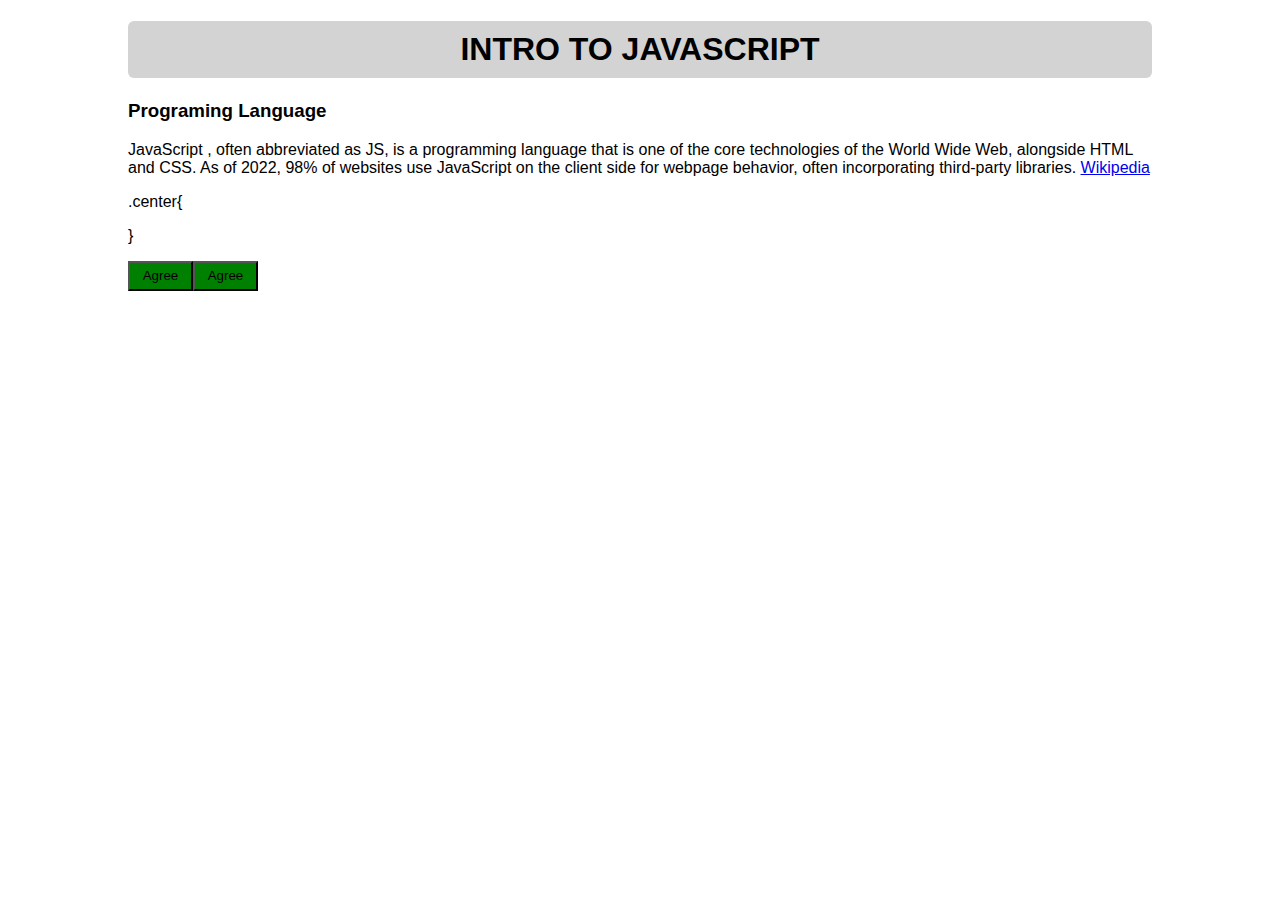
<file: 1_intro/index.html>
<!DOCTYPE html>
<html lang="en">
<head>
    <meta charset="UTF-8">
    <title>First Page</title>
    <link rel="stylesheet" href="./style.css">
</head>
<body>
    <!--page content--> 
    <h1>Intro to JavaScript</h1> 
    <h3>Programing Language</h3> 

    <p> 
        JavaScript , often abbreviated as JS, is a programming language that is one of the core technologies of the World Wide Web, alongside HTML and CSS. As of 2022, 98% of websites use JavaScript on the client side for webpage behavior, often incorporating third-party libraries.
        <a href = "https://uk.wikipedia.org/wiki/JavaScript">Wikipedia</a> 
    </p> 
 
    <script> 
 
        console.log("This is some log message!"); 
        console.warn("This is warning message!") 
        console.error("This is error message!") 
    </script> 
       
    <!--link external js file--> 
    <script src  = "./classes.js"></script>
</body>
</html>
</file>
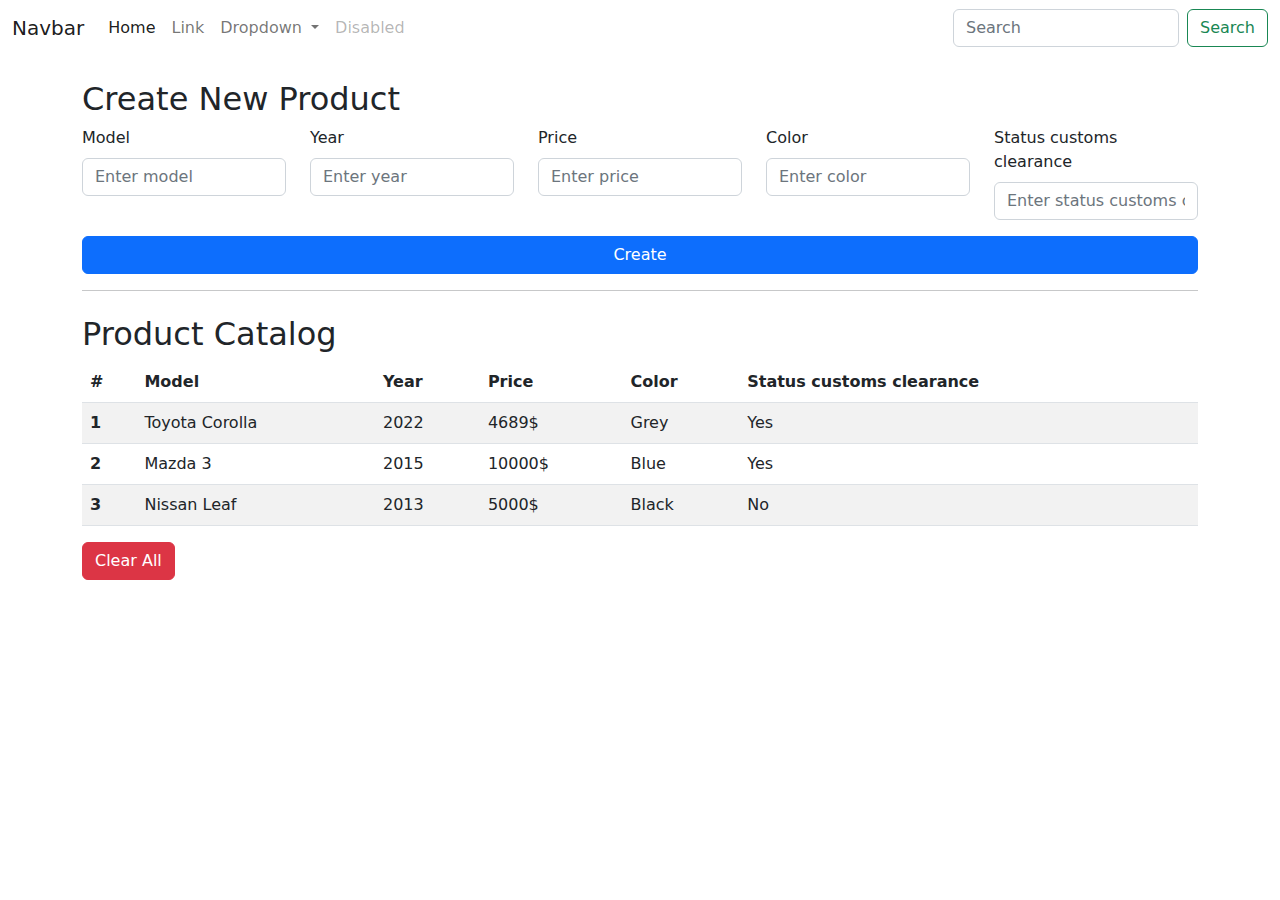
<file: 4_Events/index.html>
<!DOCTYPE html>
<html lang="en">

<head>
    <meta charset="UTF-8">
    <meta http-equiv="X-UA-Compatible" content="IE=edge">
    <meta name="viewport" content="width=device-width, initial-scale=1.0">
    <title>Events</title>
    <link rel="stylesheet" href="./bootstrap/bootstrap.css">
</head>

<body>
    <nav class="navbar navbar-expand-lg bg-body-tertiary mb-4">
        <div class="container-fluid">
            <a class="navbar-brand" href="#">Navbar</a>
            <button class="navbar-toggler" type="button" data-bs-toggle="collapse"
                data-bs-target="#navbarSupportedContent" aria-controls="navbarSupportedContent" aria-expanded="false"
                aria-label="Toggle navigation">
                <span class="navbar-toggler-icon"></span>
            </button>
            <div class="collapse navbar-collapse" id="navbarSupportedContent">
                <ul class="navbar-nav me-auto mb-2 mb-lg-0">
                    <li class="nav-item">
                        <a class="nav-link active" aria-current="page" href="#">Home</a>
                    </li>
                    <li class="nav-item">
                        <a class="nav-link" href="#">Link</a>
                    </li>
                    <li class="nav-item dropdown">
                        <a class="nav-link dropdown-toggle" href="#" role="button" data-bs-toggle="dropdown"
                            aria-expanded="false">
                            Dropdown
                        </a>
                        <ul class="dropdown-menu">
                            <li><a class="dropdown-item" href="#">Action</a></li>
                            <li><a class="dropdown-item" href="#">Another action</a></li>
                            <li>
                                <hr class="dropdown-divider">
                            </li>
                            <li><a class="dropdown-item" href="#">Something else here</a></li>
                        </ul>
                    </li>
                    <li class="nav-item">
                        <a class="nav-link disabled">Disabled</a>
                    </li>
                </ul>
                <form class="d-flex" role="search">
                    <input class="form-control me-2" type="search" placeholder="Search" aria-label="Search">
                    <button class="btn btn-outline-success" type="submit">Search</button>
                </form>
            </div>
        </div>
    </nav>

    <div class="container">
        <h2>Create New Product</h2>
        <form>
            <div class="row">
                <div class="col mb-3">
                    <label for="modelInput" class="form-label">Model</label>
                    <input type="text" class="form-control" id="modelInput" placeholder="Enter model">
                </div>
                <div class="col mb-3">
                    <label for="yearInput" class="form-label">Year</label>
                    <input type="number" class="form-control" id="yearInput" placeholder="Enter year">
                </div>
                <div class="col mb-3">
                    <label for="priceInput" class="form-label">Price</label>
                    <input type="number" class="form-control" id="priceInput" placeholder="Enter price">
                </div>
                <div class="col mb-3">
                    <label for="colorInput" class="form-label">Color</label>
                    <input type="text" class="form-control" id="colorInput" placeholder="Enter color">
                </div>
                <div class="col mb-3">
                    <label for="statusInput" class="form-label">Status customs clearance</label>
                    <input type="text" class="form-control" id="statusInput" placeholder="Enter status customs clearance">
                </div>
            </div>
            <button type="submit" id="add-product-btn" class="btn btn-primary w-100">Create</button>
        </form>
        <hr>

        <h2 class="mt-4">Product Catalog</h2>
        <table class="table table-striped table-hover" id="product-table">
            <thead>
                <tr>
                    <th scope="col">#</th>
                    <th scope="col">Model</th>
                    <th scope="col">Year</th>
                    <th scope="col">Price</th>
                    <th scope="col">Color</th>
                    <th scope="col">Status customs clearance</th>
                </tr>
            </thead>
            <tbody>
                <tr>
                    <th scope="row">1</th>
                    <td>Toyota Corolla</td>
                    <td>2022</td>
                    <td>4689$</td>
                    <td>Grey</td>
                    <td>Yes</td>
                </tr>
                <tr>
                    <th scope="row">2</th>
                    <td>Mazda 3</td>
                    <td>2015</td>
                    <td>10000$</td>
                    <td>Blue</td>
                    <td>Yes</td>
                </tr>
                <tr>
                    <th scope="row">3</th>
                    <td>Nissan Leaf</td>
                    <td>2013</td>
                    <td>5000$</td>
                    <td>Black</td>
                    <td>No</td>
                </tr>
            </tbody>
        </table>
        <button id="clear-all-btn" class="btn btn-danger">Clear All</button>
    </div>

    <script src="./bootstrap/bootstrap.bundle.js"></script>
    <script src="./main.js"></script>
</body>

</html>
</file>
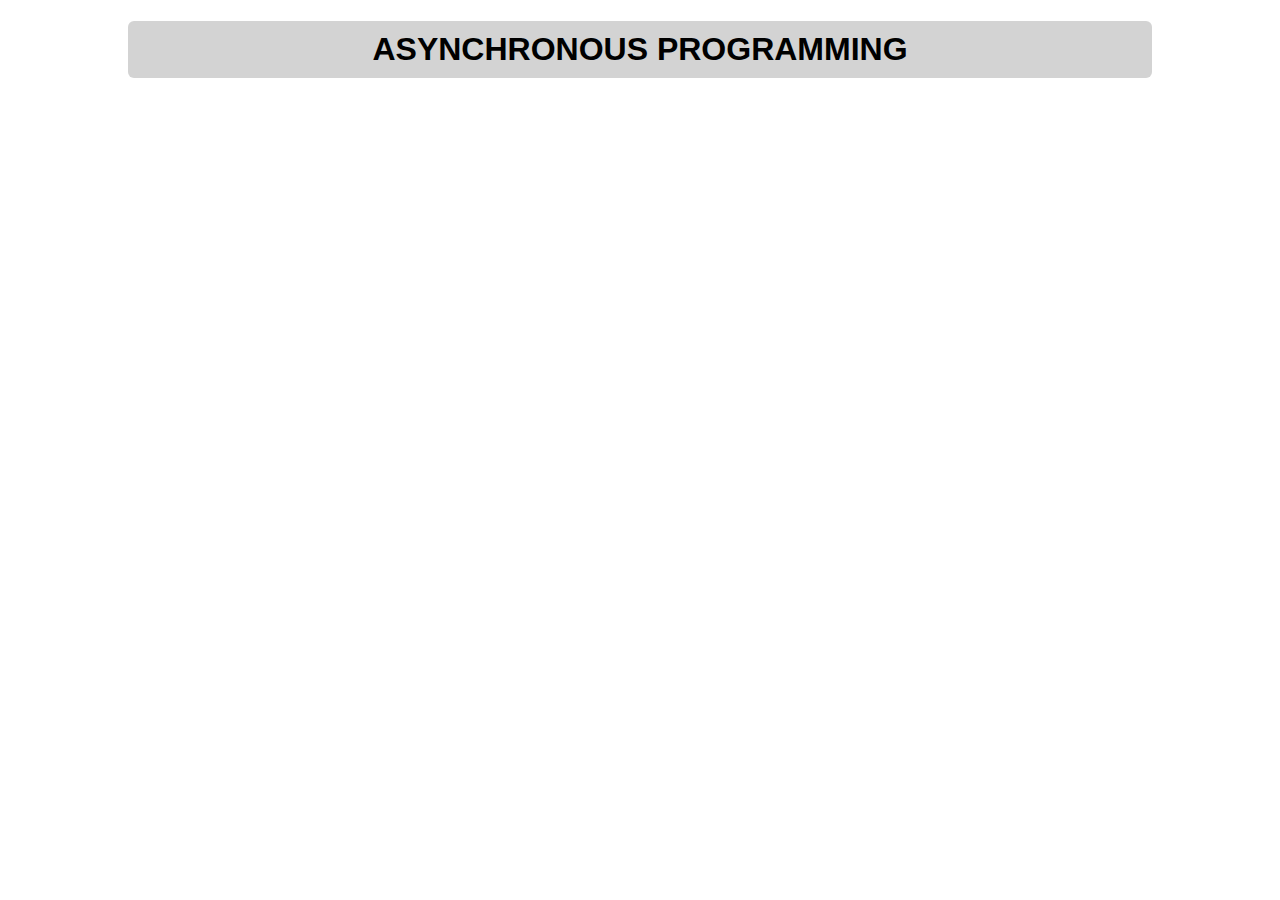
<file: 6_Async/index.html>
<!DOCTYPE html>
<html lang="en">

<head>
    <meta charset="UTF-8">
    <meta http-equiv="X-UA-Compatible" content="IE=edge">
    <meta name="viewport" content="width=device-width, initial-scale=1.0">
    <title>Async</title>
    <style>
        body {
            font-family: Arial, Helvetica, sans-serif;
            width: 80%;
            margin: 10px auto;
        }
        h1 {
            background-color: lightgray;
            padding: 10px;
            text-align: center;
            border-radius: 6px;
            text-transform: uppercase;
        }
    </style>
</head>

<body>
    <h1>Asynchronous Programming</h1>
    
    <script src="./main.js"></script>
</body>

</html>
</file>
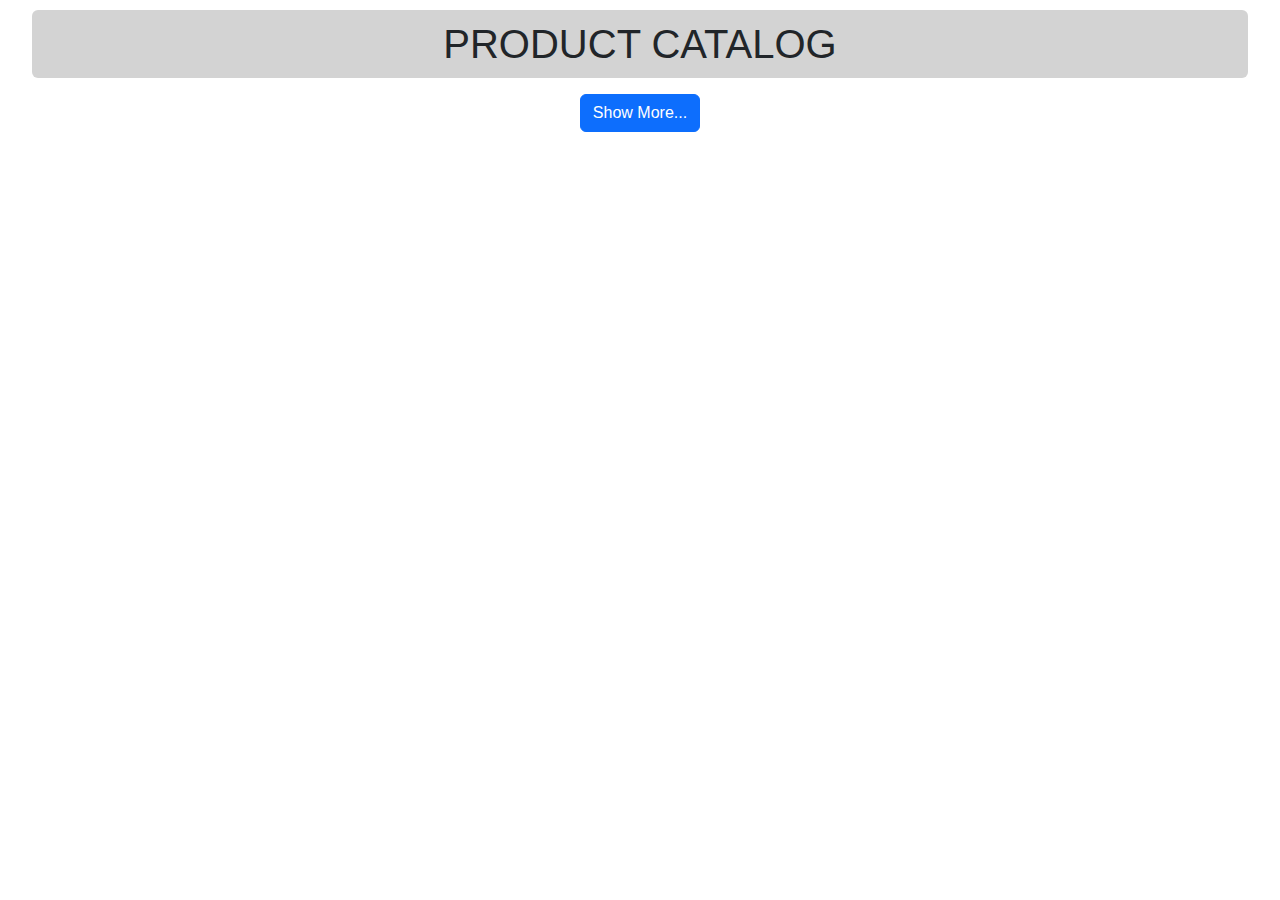
<file: 8_Pagination/index.html>
<!DOCTYPE html>
<html lang="en">

<head>
    <meta charset="UTF-8">
    <meta http-equiv="X-UA-Compatible" content="IE=edge">
    <meta name="viewport" content="width=device-width, initial-scale=1.0">
    <title>Pagination</title>
    <link rel="stylesheet" href="./bootstrap.css">
    <link rel="stylesheet" href="style.css">
</head>

<body>
    <h1>Product Catalog</h1>

    <ul id="product-list">
    </ul>

    <div class="text-center">
        <button id="moreBtn" class="btn btn-primary">Show More...</button>
    </div>

    <script src="./main.js"></script>
</body>

</html>
</file>
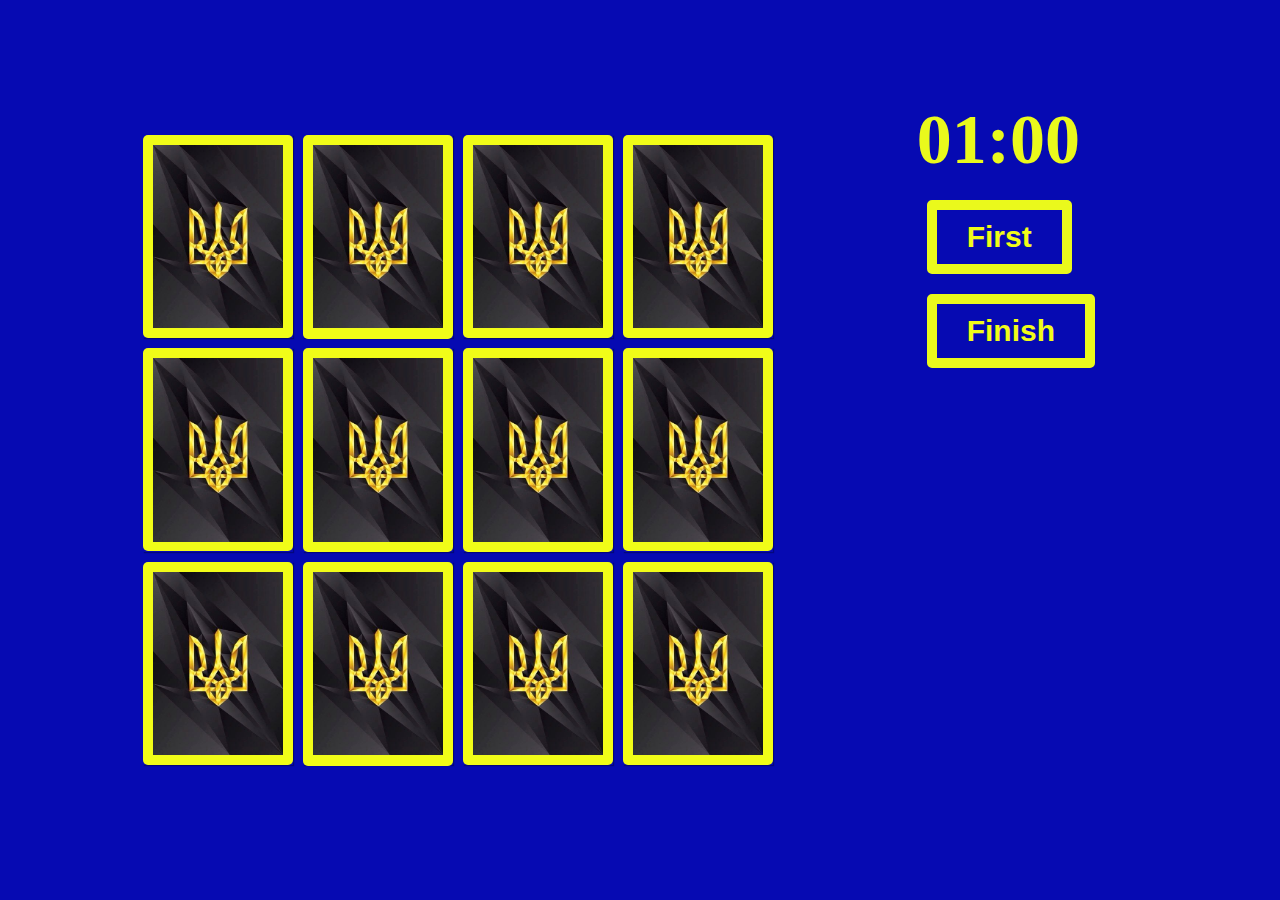
<file: Final project/index.html>
<!DOCTYPE html>
<html lang="en">
<head>
  <meta charset="UTF-8">

  <title>Memory Game</title>

  <link rel="stylesheet" href="style.css">
</head>
<body>
  <section class="memory-game">
    <div class="memory-card" data-framework="2">
      <img class="front-face" src="img/2.jfif" alt="2" />
      <img class="back-face" src="img/1.jpg" alt="1" />
    </div>
    <div class="memory-card" data-framework="2">
      <img class="front-face" src="img/2.jfif" alt="2" />
      <img class="back-face" src="img/1.jpg" alt="1" />
    </div>

    <div class="memory-card" data-framework="3">
      <img class="front-face" src="img/3.jpg" alt="3" />
      <img class="back-face" src="img/1.jpg" alt="1" />
    </div>
    <div class="memory-card" data-framework="3">
      <img class="front-face" src="img/3.jpg" alt="3" />
      <img class="back-face" src="img/1.jpg" alt="1" />
    </div>

    <div class="memory-card" data-framework="4">
      <img class="front-face" src="img/4.jpg" alt="4" />
      <img class="back-face" src="img/1.jpg" alt="1" />
    </div>
    <div class="memory-card" data-framework="4">
      <img class="front-face" src="img/4.jpg" alt="4" />
      <img class="back-face" src="img/1.jpg" alt="1" />
    </div>

    <div class="memory-card" data-framework="5">
      <img class="front-face" src="img/5.jpg" alt="5" />
      <img class="back-face" src="img/1.jpg" alt="1" />
    </div>
    <div class="memory-card" data-framework="5">
      <img class="front-face" src="img/5.jpg" alt="5" />
      <img class="back-face" src="img/1.jpg" alt="1" />
    </div>

    <div class="memory-card" data-framework="6">
      <img class="front-face" src="img/6.jpg" alt="6" />
      <img class="back-face" src="img/1.jpg" alt="1" />
    </div>
    <div class="memory-card" data-framework="6">
      <img class="front-face" src="img/6.jpg" alt="6" />
      <img class="back-face" src="img/1.jpg" alt="1" />
    </div>

    <div class="memory-card" data-framework="7">
      <img class="front-face" src="img/7.jpg" alt="7" />
      <img class="back-face" src="img/1.jpg" alt="1" />
    </div>
    <div class="memory-card" data-framework="7">
      <img class="front-face" src="img/7.jpg" alt="7" />
      <img class="back-face" src="img/1.jpg" alt="1" />
    </div>
  </section>

  <section>
    <div id="time-remainer"><span id="deadline-timer">01:00</span> <span id="min-or-sec"></span></div>
    <div class="button-div"><button type="button" onclick="location.href='index.html';" class="button">First</button>
    <button type="button" onclick="location.href='first.html';" class="button">Finish</button></div>
  </section>

  <script src="main.js"></script>
</body>
</html>
</file>
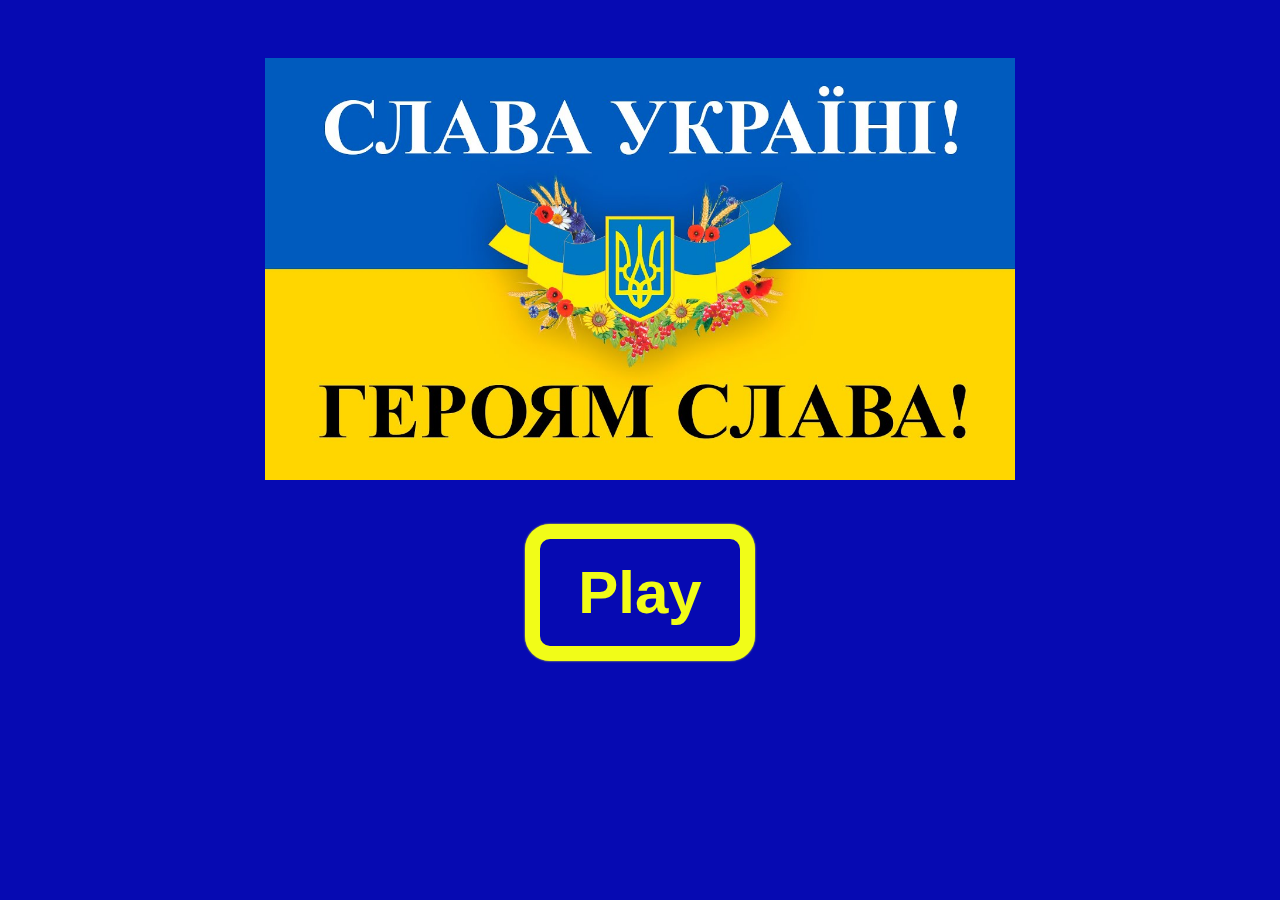
<file: Final project/first.html>
<!DOCTYPE html>
<html lang="en">
<head>
  <meta charset="UTF-8">

  <title>Memory Game</title>
  <style> 
    body { 
        background-color: #060AB2; 
        font-family: Arial, sans-serif; 
    } 
 
    .container { 
        background-color: #060AB2;
        display: flex;
        flex-direction: column;
        align-items: center;
        justify-content: center;
        text-align: center;
        padding: 30px;
        margin: 0 auto;
    } 
 
    .card { 
        background-color: #060AB2; 
        width: 80%;
        margin: 0 auto;
        padding: 20px; 
        text-align: center; 
    }

    .a {
        border: 15px solid #f1fc18;
        border-radius: 25px;
        font-size: 60px;
        padding: 2% 4%;
        margin: 0 auto;
        font-weight: bolder;
        text-decoration: none;
        background-color: #060AB2;
        color: #f1fc18;
        box-shadow: 0px 0px 2px #f1fc18;
    }

    img {
        width: 750px;
    }
    </style> 
</head>
<body>
    <div class="container"> 
        <div class="card"> 
            <img src="img/8.jpg" alt="img">
        </div>
        <div class="card"> 
            <button onclick="location.href='index.html';" class="a">Play</button>
        </div>
    </div>
</body>
</html>
</file>
<file: 1_intro/style.css>
body {
    font-family: Arial, Helvetica, sans-serif;
    width: 80%;
    margin: 10px auto;
}

h1 {
    background-color: lightgray;
    padding: 10px;
    text-align: center;
    border-radius: 6px;
    text-transform: uppercase;
}
</file>
<file: 8_Pagination/style.css>
body {
    font-family: Arial, Helvetica, sans-serif;
    width: 95%;
    margin: 10px auto;
}

h1 {
    background-color: lightgray;
    padding: 10px;
    text-align: center;
    border-radius: 6px;
    text-transform: uppercase;
}

#product-list li {
    display: inline-block;
    margin: 5px;
}

#product-list li img {
    height: 200px;
    object-fit: cover;
}

#product-list li h5 {
    text-align: center;
}
</file>
<file: Final project/style.css>
* {
    padding: 0;
    margin: 0;
    box-sizing: border-box;
  }
  
  body {
    height: 100vh;
    display: flex;
    background: #060AB2;
  }
  
  .memory-game {
    width: 640px;
    height: 640px;
    margin: auto;
    display: flex;
    flex-wrap: wrap;
    perspective: 1000px;
  }
  
  .memory-card {
    width: calc(25% - 10px);
    height: calc(33.333% - 10px);
    margin: 5px;
    position: relative;
    transform: scale(1);
    transform-style: preserve-3d;
    transition: transform .5s;
    box-shadow: 1px 1px 1px rgba(0,0,0,.3);
  }
  
  .memory-card:active {
    transform: scale(0.97);
    transition: transform .2s;
  }
  
  .memory-card.flip {
    transform: rotateY(180deg);
  }
  
  .front-face,
  .back-face {
    width: 100%;
    height: 100%;
    padding: 10px;
    position: absolute;
    border-radius: 5px;
    background: #f1fc18;
    backface-visibility: hidden;
  }
  
  .front-face {
    transform: rotateY(180deg);
  }

 #time-remainer {
    margin: 100px 0 0 auto;
    padding-right: 200px;
    width: 100%;
    position: relative;
    text-align: center;
    font-size: 70px;
}
 #deadline-timer {
    color: rgb(234, 249, 28);
    font-weight: bold;
    padding: 50px auto;
}

.button {
  margin: 20px 0 0 10px;
  padding: 10px 30px;
    height: 5%;
    font-size: 30px;
    display: flex;
    flex-direction: column;
    align-items: center;
    justify-content: center;
    text-align: center;
    font-weight: bolder;
    border: 10px solid rgb(234, 249, 28);
    border-radius: 5px;
    color: #f1fc18;
    background: #060AB2;
}

.button-div {
  margin-right: 100px;
}
</file>
